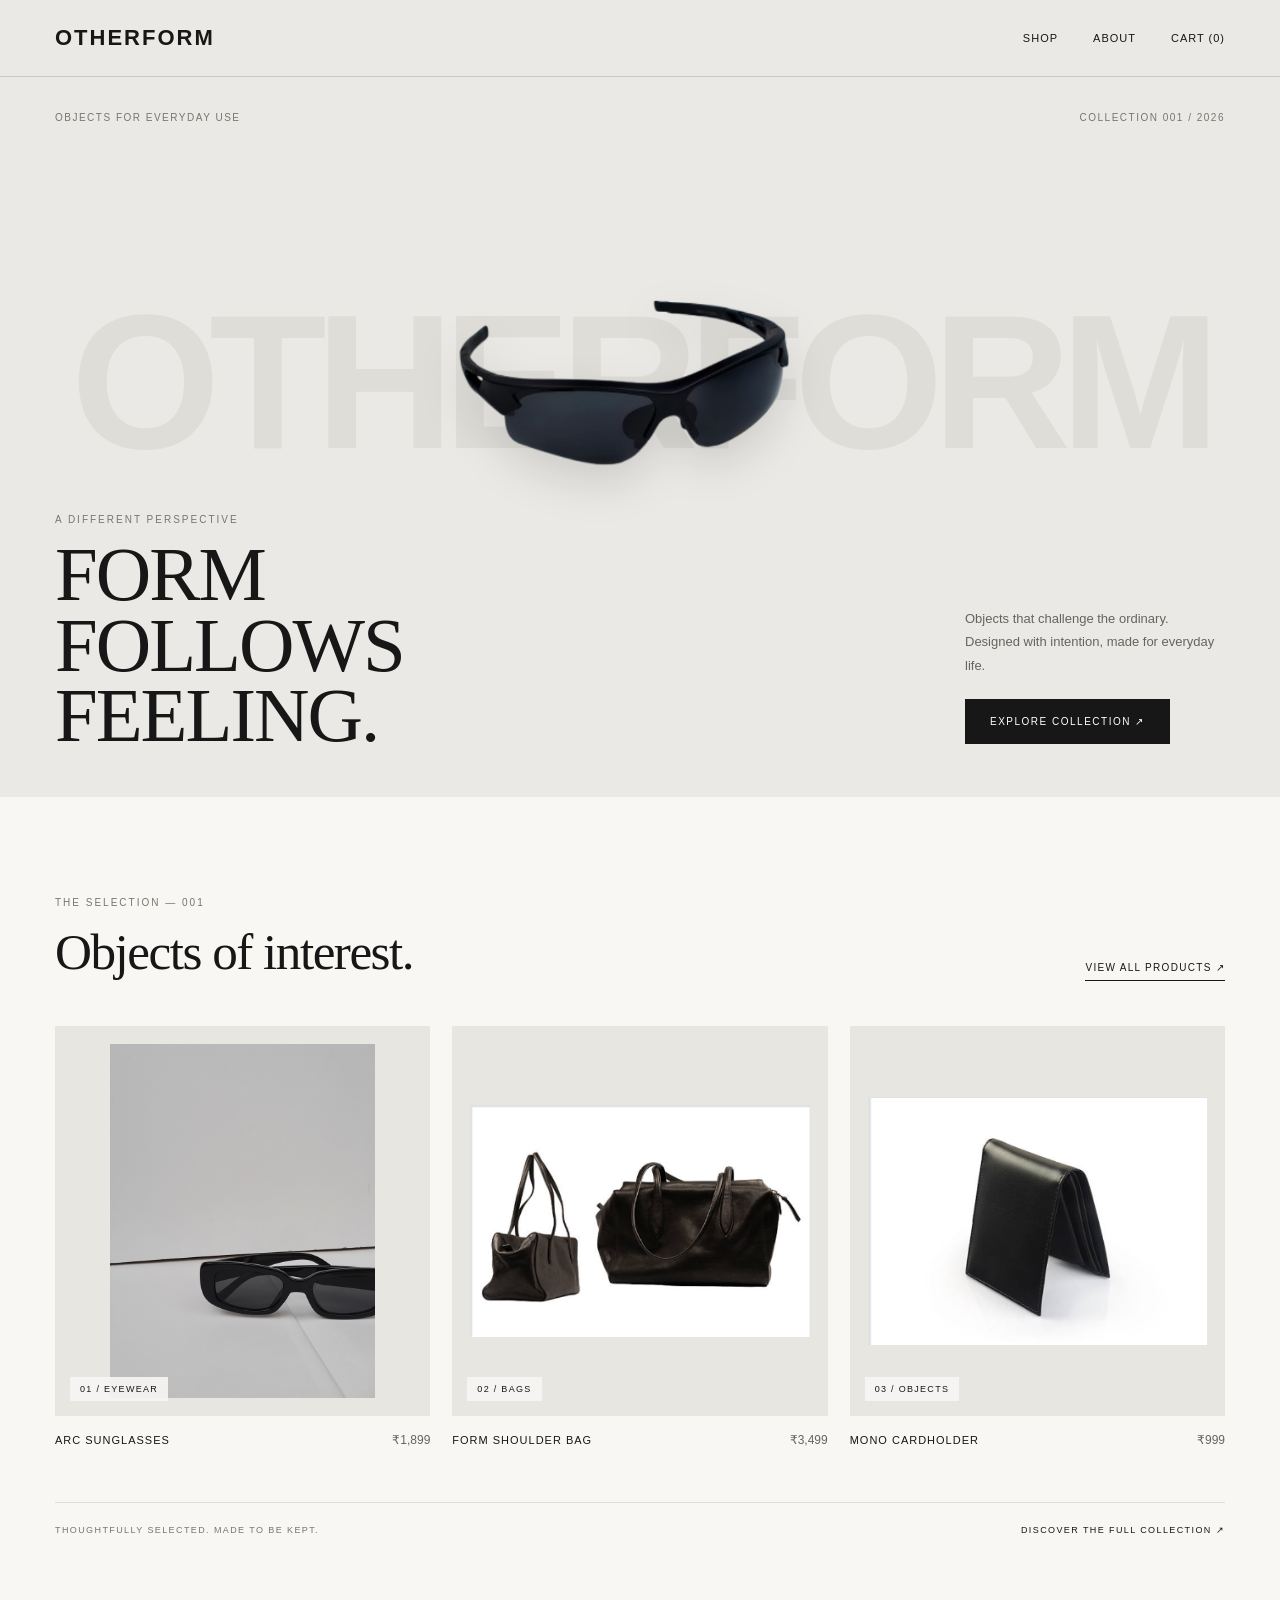
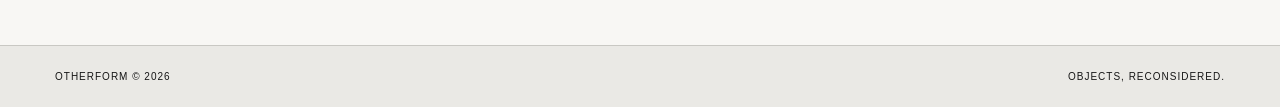
<file: index.html>
<!DOCTYPE html>
<html lang="en">

<head>
    <meta charset="UTF-8">
    <meta name="viewport" content="width=device-width, initial-scale=1.0">
    <title>OTHERFORM — Objects for Everyday Use</title>

    <link rel="stylesheet" href="css/style.css?v=2">
</head>

<body>

    <!-- Navigation -->
    <header>
        <nav class="navbar">

            <a href="index.html" class="logo">OTHERFORM</a>

            <div class="nav-links">
                <a href="shop.html">SHOP</a>
                <a href="#about">ABOUT</a>
                <a href="cart.html">CART (0)</a>
            </div>

        </nav>
    </header>


    <!-- Hero Section -->
    <main>

        
        <section class="hero">

            <div class="hero-background-text">
                OTHERFORM
            </div>

            <div class="hero-top-label">
             <span>OBJECTS FOR EVERYDAY USE</span>
                <span>COLLECTION 001 / 2026</span>
            </div>

         <div class="hero-product">
             <img src="assets/images/hero-sunglasses.png"
              alt="Sculptural sunglasses from OTHERFORM">
        </div>

         <div class="hero-bottom">

             <div>
                  <p class="hero-small-label">A DIFFERENT PERSPECTIVE</p>
                 <h1>FORM<br>FOLLOWS<br>FEELING.</h1>
              </div>

             <div class="hero-right">
                 <p>
                     Objects that challenge the ordinary.
                     Designed with intention, made for everyday life.
                 </p>

                 <a href="shop.html" class="shop-button">
                      EXPLORE COLLECTION ↗
                  </a>
                </div>

            </div>

        </section>


<!-- Collection Preview -->
        <section class="collection-preview">

         <div class="collection-heading">
          <div>
                 <p class="section-label">THE SELECTION — 001</p>
                <h2>Objects of interest.</h2>
            </div>

              <a href="shop.html" class="view-all">VIEW ALL PRODUCTS ↗</a>
         </div>

         
<div class="product-grid">

    <a href="product.html?item=arc" class="product-card">
        <div class="product-image">
            <img src="assets/images/sunglasses.jpg" alt="ARC black sunglasses">
            <span>01 / EYEWEAR</span>
        </div>
    
        <div class="product-info">
            <h3>ARC SUNGLASSES</h3>
            <p>₹1,899</p>
        </div>
    </a>

    <a href="product.html?item=form" class="product-card">
        <div class="product-image">
            <img src="assets/images/shoulder-bag.png" alt="FORM black shoulder bag">
            <span>02 / BAGS</span>
        </div>
        <div class="product-info">
            <h3>FORM SHOULDER BAG</h3>
            <p>₹3,499</p>
        </div>
    </a>

    <a href="product.html?item=mono" class="product-card">
        <div class="product-image">
            <img src="assets/images/cardholder.png" alt="MONO leather cardholder">
            <span>03 / OBJECTS</span>
        </div>
        <div class="product-info">
            <h3>MONO CARDHOLDER</h3>
            <p>₹999</p>
        </div>
    </a>

</div>


<div class="collection-footer">
    <p>THOUGHTFULLY SELECTED. MADE TO BE KEPT.</p>
    <a href="shop.html">DISCOVER THE FULL COLLECTION ↗</a>
</div>


     </section>


    </main>


    <!-- Footer -->
    <footer id="about">
        <p>OTHERFORM © 2026</p>
        <p>OBJECTS, RECONSIDERED.</p>
    </footer>

<script src="js/main.js"></script>

</body>

</html>
</file>
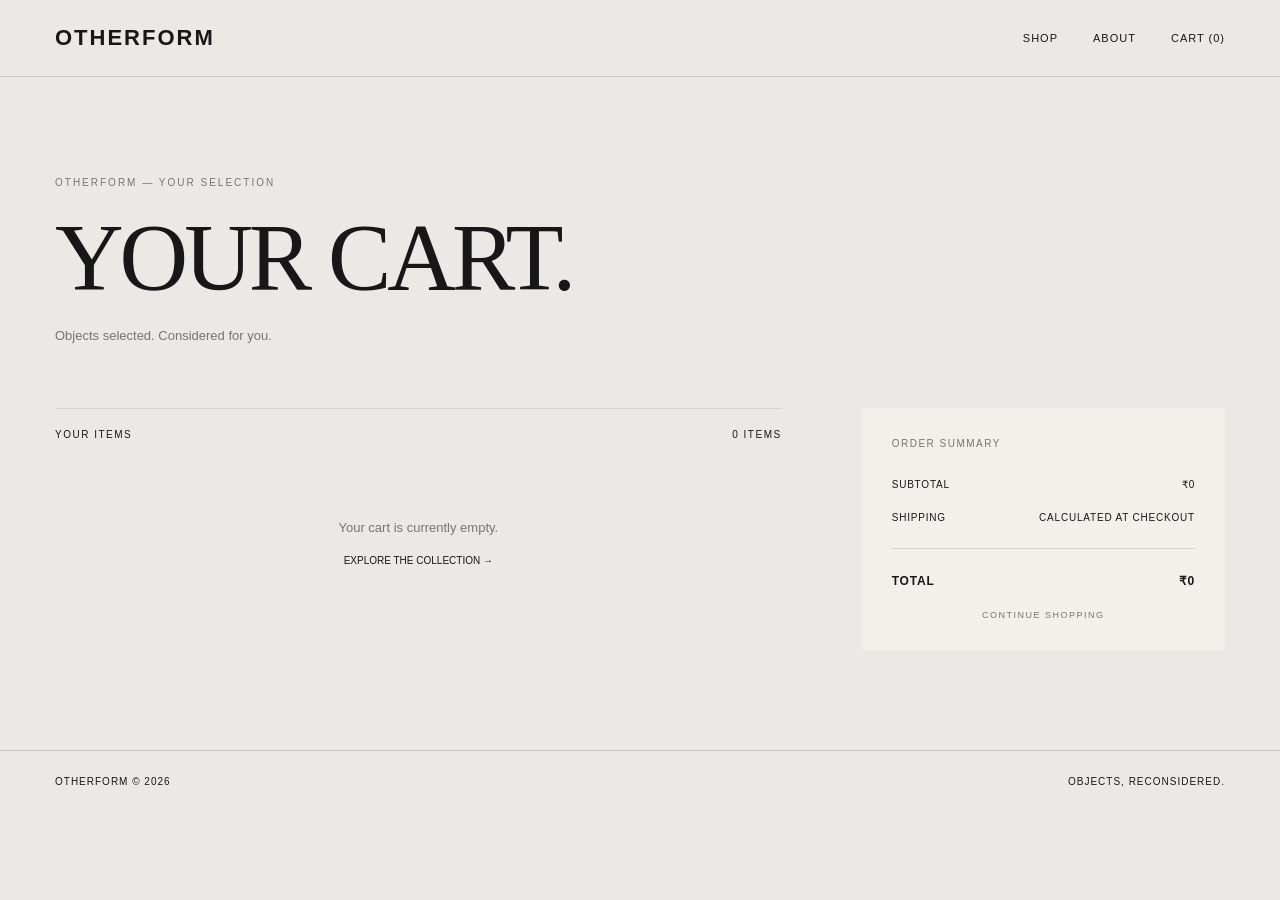
<file: cart.html>
<!DOCTYPE html>
<html lang="en">
<head>
    <meta charset="UTF-8">
    <meta name="viewport" content="width=device-width, initial-scale=1.0">
    <title>CART — OTHERFORM</title>
    <link rel="stylesheet" href="css/style.css?v=2">
</head>

<body>

    <header>
        <nav class="navbar">
            <a href="index.html" class="logo">OTHERFORM</a>

            <div class="nav-links">
                <a href="shop.html">SHOP</a>
                <a href="index.html#about">ABOUT</a>
                <a href="cart.html">CART (<span id="nav-cart-count">0</span>)</a>
            </div>
        </nav>
    </header>

    <main class="cart-page">

        <section class="cart-heading">
            <p class="section-label">OTHERFORM — YOUR SELECTION</p>
            <h1>YOUR CART.</h1>
            <p>Objects selected. Considered for you.</p>
        </section>

        <section class="cart-layout">

            <div class="cart-items-section">

                <div class="cart-toolbar">
                    <p>YOUR ITEMS</p>
                    <p id="cart-item-count">0 ITEMS</p>
                </div>

                <div id="cart-items"></div>

                <div id="empty-cart" style="display: none;">
                    <p>Your cart is currently empty.</p>
                    <a href="shop.html">EXPLORE THE COLLECTION →</a>
                </div>

            </div>

            <aside class="cart-summary">

                <p class="section-label">ORDER SUMMARY</p>

                <div class="summary-row">
                    <span>SUBTOTAL</span>
                    <span id="cart-subtotal">₹0</span>
                </div>

                <div class="summary-row">
                    <span>SHIPPING</span>
                    <span>CALCULATED AT CHECKOUT</span>
                </div>

                <div class="summary-divider"></div>

                <div class="summary-row summary-total">
                    <span>TOTAL</span>
                    <span id="cart-total">₹0</span>
                </div>

                <a href="checkout.html" class="checkout-button"
                   id="checkout-button">
                    PROCEED TO CHECKOUT
                </a>

                <a href="shop.html" class="continue-shopping">
                    CONTINUE SHOPPING
                </a>

            </aside>

        </section>

    </main>

    <footer>
        <p>OTHERFORM © 2026</p>
        <p>OBJECTS, RECONSIDERED.</p>
    </footer>

<script src="js/cart.js"></script>

</body>
</html>
</file>
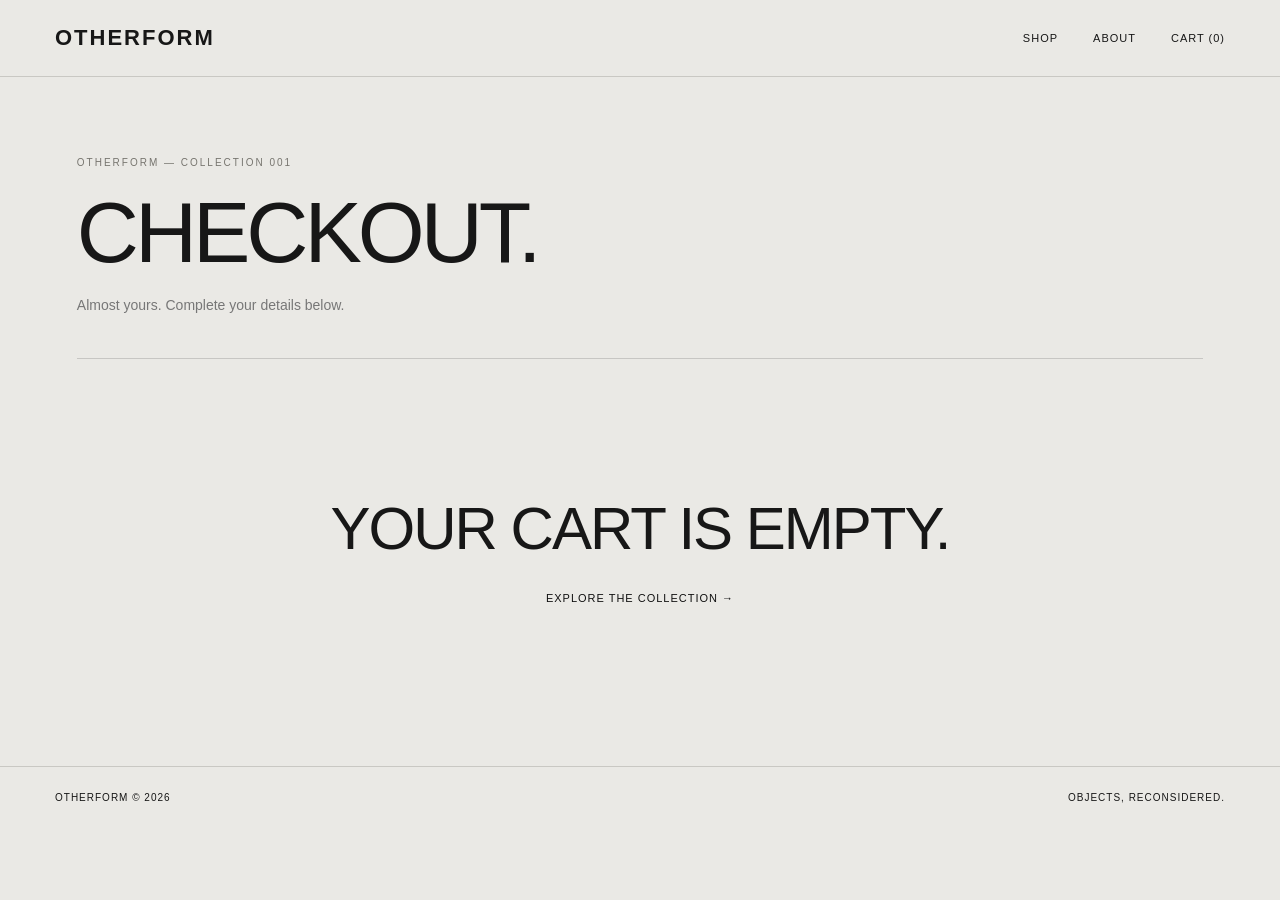
<file: checkout.html>
<!DOCTYPE html>
<html lang="en">

<head>
    <meta charset="UTF-8">
    <meta name="viewport" content="width=device-width, initial-scale=1.0">
    <title>CHECKOUT — OTHERFORM</title>
    <link rel="stylesheet" href="css/style.css?v=2">
</head>

<body>

    <header>
        <nav class="navbar">
            <a href="index.html" class="logo">OTHERFORM</a>

            <div class="nav-links">
                <a href="shop.html">SHOP</a>
                <a href="index.html#about">ABOUT</a>
                <a href="cart.html">CART (0)</a>
            </div>
        </nav>
    </header>

    <main class="checkout-page">

        <div class="checkout-heading">
            <p class="section-label">OTHERFORM — COLLECTION 001</p>
            <h1>CHECKOUT.</h1>
            <p>Almost yours. Complete your details below.</p>
        </div>

        <div class="checkout-layout">

            <!-- DELIVERY DETAILS -->

            <section class="checkout-form-section">

                <h2>01 / DELIVERY DETAILS</h2>

                <form id="checkout-form">

                    <div class="checkout-field">
                        <label for="full-name">FULL NAME</label>
                        <input type="text" id="full-name"
                               placeholder="Your name" required>
                    </div>

                    <div class="checkout-field">
                        <label for="email">EMAIL ADDRESS</label>
                        <input type="email" id="email"
                               placeholder="you@example.com" required>
                    </div>

                    <div class="checkout-field">
                        <label for="phone">PHONE NUMBER</label>
                        <input type="tel" id="phone"
                               placeholder="Your phone number" required>
                    </div>

                    <div class="checkout-field">
                        <label for="address">DELIVERY ADDRESS</label>
                        <textarea id="address"
                                  placeholder="House number, street, area"
                                  required></textarea>
                    </div>

                    <div class="checkout-row">

                        <div class="checkout-field">
                            <label for="city">CITY</label>
                            <input type="text" id="city"
                                   placeholder="City" required>
                        </div>

                        <div class="checkout-field">
                            <label for="pincode">PINCODE</label>
                            <input type="text" id="pincode"
                                   placeholder="6-digit pincode"
                                   pattern="[0-9]{6}" required>
                        </div>

                    </div>

                    <button type="submit" class="place-order-button">
                        PLACE ORDER →
                    </button>

                </form>

            </section>


            <!-- ORDER SUMMARY -->

            <section class="checkout-summary">

                <h2>02 / YOUR ORDER</h2>

                <div id="checkout-items"></div>

                <div class="checkout-total-row">
                    <span>SUBTOTAL</span>
                    <span id="checkout-subtotal">₹0</span>
                </div>

                <div class="checkout-total-row">
                    <span>SHIPPING</span>
                    <span>COMPLIMENTARY</span>
                </div>

                <div class="checkout-grand-total">
                    <span>TOTAL</span>
                    <span id="checkout-total">₹0</span>
                </div>

                <a href="cart.html" class="edit-cart-link">
                    ← EDIT YOUR CART
                </a>

            </section>

        </div>


        <!-- EMPTY CART MESSAGE -->

        <div id="checkout-empty" style="display: none;">
            <h2>YOUR CART IS EMPTY.</h2>
            <a href="shop.html">EXPLORE THE COLLECTION →</a>
        </div>


        <!-- ORDER CONFIRMATION -->

        <div id="order-confirmation" style="display: none;">

            <p class="section-label">OTHERFORM — ORDER CONFIRMED</p>

            <h1>CONSIDER IT YOURS.</h1>

            <p>
                Thank you for choosing OTHERFORM.
                Your order has been successfully placed.
            </p>

            <p id="order-customer"></p>

            <p id="order-number"></p>

            <a href="shop.html" class="shop-button">
                CONTINUE EXPLORING ↗
            </a>

        </div>

    </main>


    <footer>
        <p>OTHERFORM © 2026</p>
        <p>OBJECTS, RECONSIDERED.</p>
    </footer>

<script src="js/checkout.js"></script>

</body>
</html>
</file>
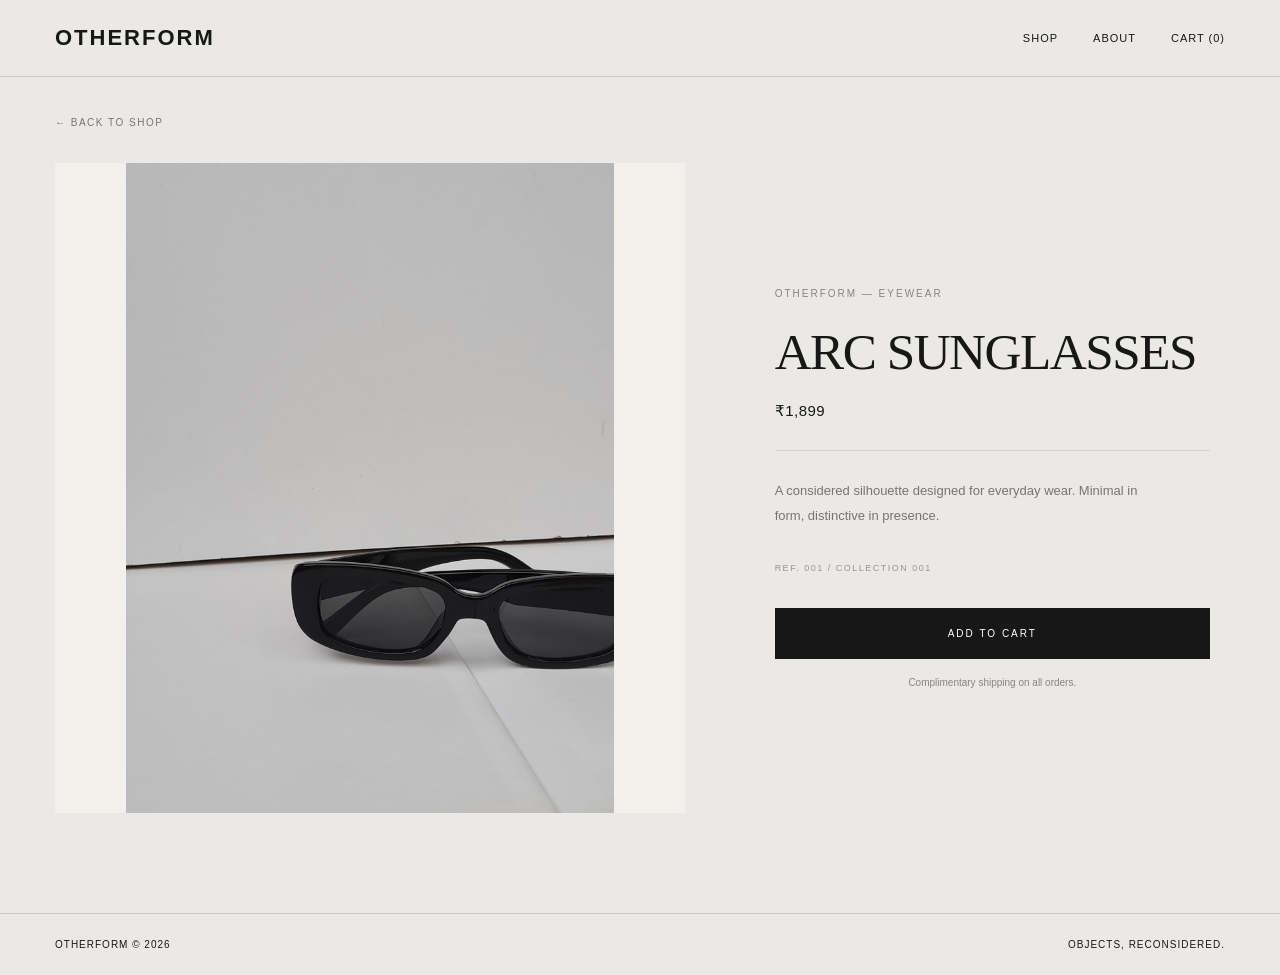
<file: product.html>
<!DOCTYPE html>
<html lang="en">
<head>
    <meta charset="UTF-8">
    <meta name="viewport" content="width=device-width, initial-scale=1.0">
    <title>PRODUCT — OTHERFORM</title>
    <link rel="stylesheet" href="css/style.css?v=2">
</head>

<body>

    <header>
        <nav class="navbar">
            <a href="index.html" class="logo">OTHERFORM</a>

            <div class="nav-links">
                <a href="shop.html">SHOP</a>
                <a href="index.html#about">ABOUT</a>
                <a href="cart.html">CART (0)</a>
            </div>
        </nav>
    </header>

    <main class="product-page">

        <a href="shop.html" class="back-link">← BACK TO SHOP</a>

        <section class="product-detail">

            <div class="product-detail-image">
                <img id="product-image"
                     src="assets/images/sunglasses.jpg"
                     alt="OTHERFORM product">
            </div>

            <div class="product-detail-info">

                <p class="section-label" id="product-category">
                    OTHERFORM — EYEWEAR
                </p>

                <h1 id="product-name">ARC SUNGLASSES</h1>

                <p class="detail-price" id="product-price">₹1,899</p>

                <div class="product-divider"></div>

                <p class="product-description" id="product-description">
                    A considered silhouette designed for everyday wear.
                    Minimal in form, distinctive in presence.
                </p>

                <p class="product-reference" id="product-reference">
                    REF. 001 / COLLECTION 001
                </p>

                <button class="add-to-cart" id="add-to-cart">
                         ADD TO CART
                </button>

                <p class="shipping-note">
                    Complimentary shipping on all orders.
                </p>

            </div>

        </section>

    </main>

    <footer>
        <p>OTHERFORM © 2026</p>
        <p>OBJECTS, RECONSIDERED.</p>
    </footer>

<script src="js/products.js"></script>
<script src="js/main.js"></script>

</body>
</html>
</file>
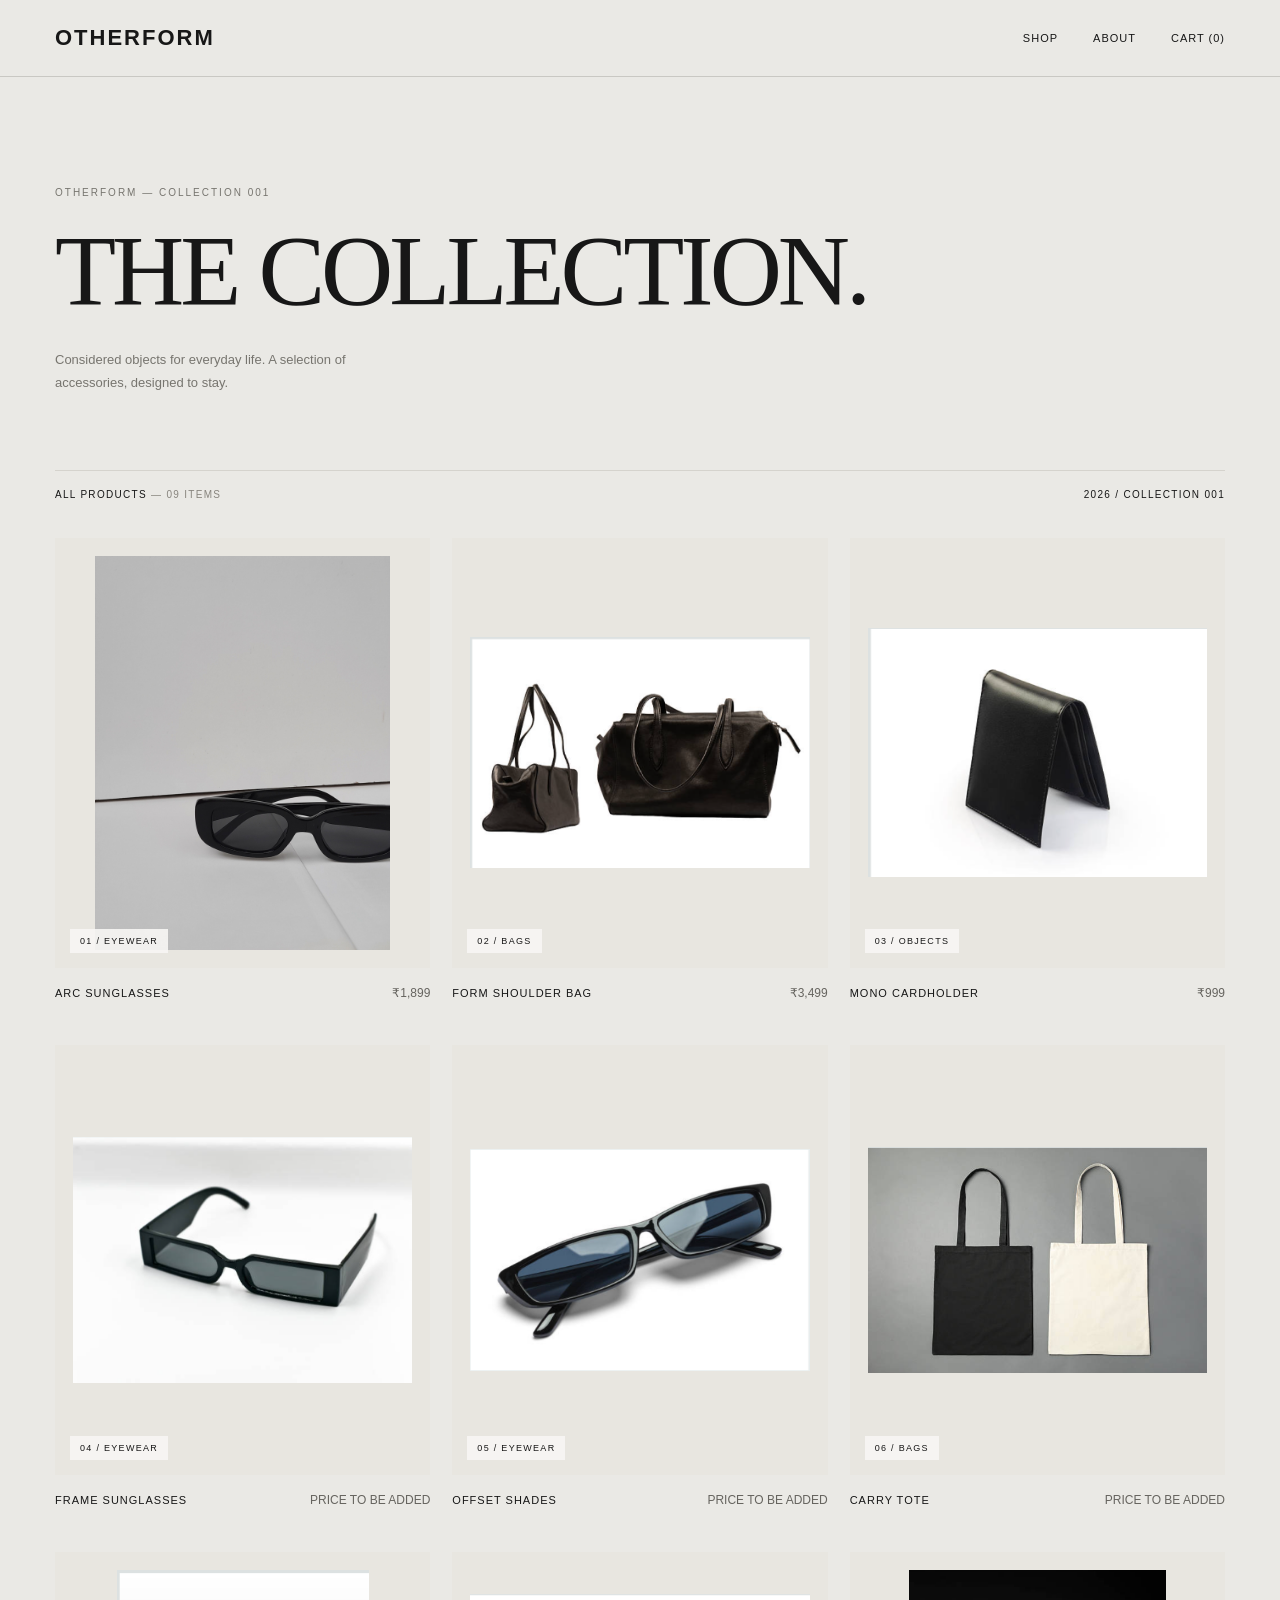
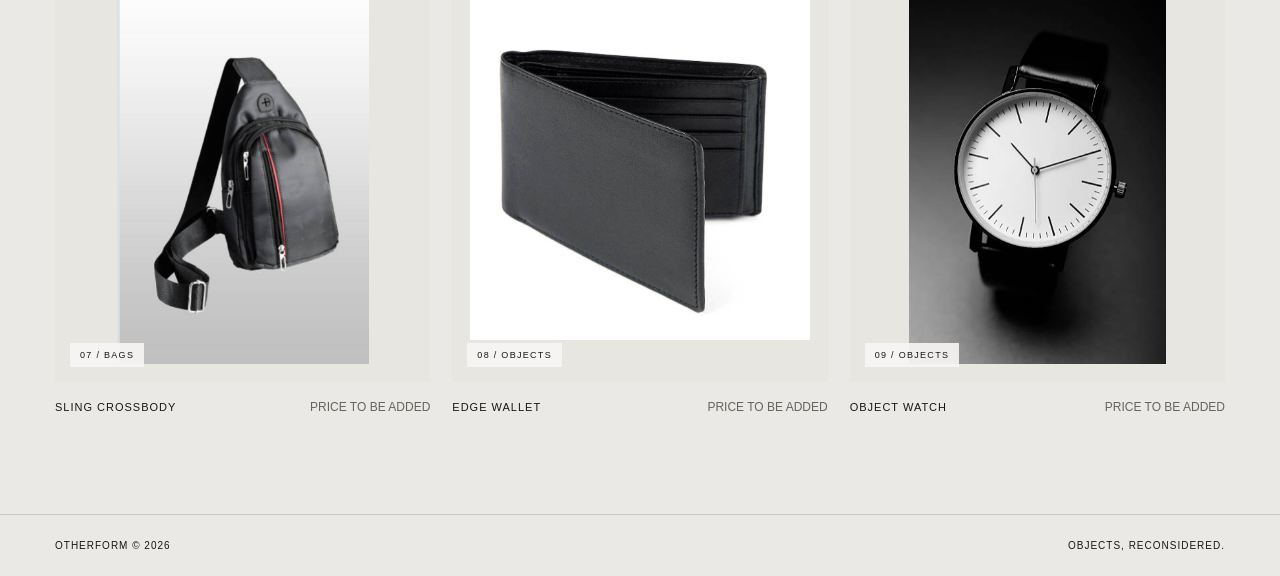
<file: shop.html>
<!DOCTYPE html>
<html lang="en">
<head>
    <meta charset="UTF-8">
    <meta name="viewport" content="width=device-width, initial-scale=1.0">
    <title>SHOP — OTHERFORM</title>
    <link rel="stylesheet" href="css/style.css?v=2">
</head>

<body>

    <header>
        <nav class="navbar">
            <a href="index.html" class="logo">OTHERFORM</a>

            <div class="nav-links">
                <a href="shop.html">SHOP</a>
                <a href="index.html#about">ABOUT</a>
                <a href="cart.html">CART (0)</a>
            </div>
        </nav>
    </header>

    <main class="shop-page">

        <section class="shop-heading">
            <p class="section-label">OTHERFORM — COLLECTION 001</p>
            <h1>THE COLLECTION.</h1>
            <p class="shop-description">
                Considered objects for everyday life.
                A selection of accessories, designed to stay.
            </p>
        </section>

        <section class="shop-catalogue">

            <div class="shop-toolbar">
                <p>ALL PRODUCTS <span>— 09 ITEMS</span></p>
                <p>2026 / COLLECTION 001</p>
            </div>

            <div class="product-grid">

                <div class="product-card">
                    <a href="product.html?item=arc" class="shop-product-link">
                        <div class="product-image">
                            <img src="assets/images/sunglasses.jpg"
                                 alt="ARC black sunglasses">
                            <span>01 / EYEWEAR</span>
                        </div>
                    </a>
                    <div class="product-info">
                        <h3>ARC SUNGLASSES</h3>
                        <p>₹1,899</p>
                    </div>
                </div>

                <div class="product-card">
                    <a href="product.html?item=form" class="shop-product-link">
                        <div class="product-image">
                            <img src="assets/images/shoulder-bag.png"
                                 alt="FORM black shoulder bag">
                            <span>02 / BAGS</span>
                        </div>
                    </a>
                    <div class="product-info">
                        <h3>FORM SHOULDER BAG</h3>
                        <p>₹3,499</p>
                    </div>
                </div>

                <div class="product-card">
                    <a href="product.html?item=mono" class="shop-product-link">
                        <div class="product-image">
                            <img src="assets/images/cardholder.png"
                                 alt="MONO leather cardholder">
                            <span>03 / OBJECTS</span>
                        </div>
                    </a>
                    <div class="product-info">
                        <h3>MONO CARDHOLDER</h3>
                        <p>₹999</p>
                    </div>
                </div>


<!-- PRODUCT 04 -->
<div class="product-card">
    <a href="product.html?item=frame" class="shop-product-link">
        <div class="product-image">
            <img src="assets/images/frame.png" alt="FRAME sunglasses">
            <span>04 / EYEWEAR</span>
        </div>
    </a>
    <div class="product-info">
        <h3>FRAME SUNGLASSES</h3>
        <p>PRICE TO BE ADDED</p>
    </div>
</div>

<!-- PRODUCT 05 -->
<div class="product-card">
    <a href="product.html?item=offset" class="shop-product-link">
        <div class="product-image">
            <img src="assets/images/offset.png" alt="OFFSET shades">
            <span>05 / EYEWEAR</span>
        </div>
    </a>
    <div class="product-info">
        <h3>OFFSET SHADES</h3>
        <p>PRICE TO BE ADDED</p>
    </div>
</div>

<!-- PRODUCT 06 -->
<div class="product-card">
    <a href="product.html?item=carry" class="shop-product-link">
        <div class="product-image">
            <img src="assets/images/carry.png" alt="CARRY tote">
            <span>06 / BAGS</span>
        </div>
    </a>
    <div class="product-info">
        <h3>CARRY TOTE</h3>
        <p>PRICE TO BE ADDED</p>
    </div>
</div>

<!-- PRODUCT 07 -->
<div class="product-card">
    <a href="product.html?item=sling" class="shop-product-link">
        <div class="product-image">
            <img src="assets/images/sling.png" alt="SLING crossbody bag">
            <span>07 / BAGS</span>
        </div>
    </a>
    <div class="product-info">
        <h3>SLING CROSSBODY</h3>
        <p>PRICE TO BE ADDED</p>
    </div>
</div>

<!-- PRODUCT 08 -->
<div class="product-card">
    <a href="product.html?item=edge" class="shop-product-link">
        <div class="product-image">
            <img src="assets/images/edge.png" alt="EDGE wallet">
            <span>08 / OBJECTS</span>
        </div>
    </a>
    <div class="product-info">
        <h3>EDGE WALLET</h3>
        <p>PRICE TO BE ADDED</p>
    </div>
</div>

<!-- PRODUCT 09 -->
<div class="product-card">
    <a href="product.html?item=object" class="shop-product-link">
        <div class="product-image">
            <img src="assets/images/object.png" alt="OBJECT watch">
            <span>09 / OBJECTS</span>
        </div>
    </a>
    <div class="product-info">
        <h3>OBJECT WATCH</h3>
        <p>PRICE TO BE ADDED</p>
    </div>
</div>


            </div>

        </section>

    </main>

    <footer>
        <p>OTHERFORM © 2026</p>
        <p>OBJECTS, RECONSIDERED.</p>
    </footer>
<script src="js/main.js"></script>
</body>
</html>
</file>
<file: css/style.css>
/* BASIC PAGE SETTINGS */

* {
    margin: 0;
    padding: 0;
    box-sizing: border-box;
}

body {
    background-color: #eae9e5;
    color: #171717;
    font-family: Arial, sans-serif;
}


/* NAVIGATION BAR */

.navbar {
    display: flex;
    justify-content: space-between;
    align-items: center;
    padding: 25px 55px;
    border-bottom: 1px solid #c9c8c3;
}

.logo {
    color: #171717;
    text-decoration: none;
    font-size: 22px;
    font-weight: bold;
    letter-spacing: 2px;
}

.nav-links {
    display: flex;
    gap: 35px;
}

.nav-links a {
    color: #171717;
    text-decoration: none;
    font-size: 11px;
    letter-spacing: 1px;
}


/* EDITORIAL HERO */

.hero {
    min-height: 720px;
    padding: 35px 55px 45px;
    position: relative;
    overflow: hidden;
    display: flex;
    flex-direction: column;
    justify-content: space-between;
}

.hero-top-label {
    display: flex;
    justify-content: space-between;
    position: relative;
    z-index: 3;
    font-size: 10px;
    letter-spacing: 1.5px;
    color: #77756f;
}


.hero-background-text {
    position: absolute;
    top: 27%;
    left: 50%;
    transform: translateX(-50%);
    font-size: clamp(85px, 15vw, 210px);
    font-weight: 700;
    letter-spacing: -11px;
    white-space: nowrap;
    color: #deddd8;
    z-index: 0;
    user-select: none;
}



.hero-product {
    position: absolute;
    top: 12%;
    left: 50%;
    transform: translateX(-50%);
    width: 52%;
    height: 66%;
    display: flex;
    align-items: center;
    justify-content: center;
    z-index: 1;
}

.hero-product img {
    width: 100%;
    height: 100%;
    object-fit: contain;
    filter: drop-shadow(0 18px 22px rgba(0, 0, 0, 0.12));
}


.hero-bottom {
    display: flex;
    justify-content: space-between;
    align-items: flex-end;
    position: relative;
    z-index: 2;
    width: 100%;
}

.hero-small-label {
    font-size: 10px;
    letter-spacing: 2px;
    color: #77756f;
    margin-bottom: 15px;
}

.hero h1 {
    font-family: Georgia, "Times New Roman", serif;
    font-size: clamp(48px, 6vw, 78px);
    font-weight: normal;
    line-height: 0.92;
    letter-spacing: -2px;
    color: #171717;
    margin: 12px 0 0;
}

.hero-right {
    max-width: 260px;
    margin-bottom: 8px;
}

.hero-right p {
    font-size: 13px;
    line-height: 1.8;
    color: #66645f;
    margin-bottom: 22px;
}

.shop-button {
    display: inline-block;
    background: #171717;
    color: #ffffff;
    padding: 17px 25px;
    text-decoration: none;
    font-size: 10px;
    letter-spacing: 1.5px;
    transition: background 0.3s ease;
}

.shop-button:hover {
    background: #55534e;
}


/* FOOTER */

footer {
    border-top: 1px solid #c9c8c3;
    padding: 25px 55px;
    display: flex;
    justify-content: space-between;
    font-size: 10px;
    letter-spacing: 1px;
}


/* MOBILE RESPONSIVENESS */

@media (max-width: 700px) {

    .navbar {
        padding: 20px;
    }

    .nav-links {
        gap: 14px;
    }

    .hero {
        min-height: 720px;
        padding: 25px 20px 35px;
    }

    .hero-background-text {
        top: 24%;
        letter-spacing: -5px;
        font-size: clamp(65px, 18vw, 130px);
    }

    .hero-product {
        top: 15%;
        width: 85%;
        max-width: 340px;
        height: auto;
        aspect-ratio: 3 / 2;
    }

    .hero-bottom {
        gap: 25px;
        align-items: flex-start;
        flex-direction: column;
    }

    .hero h1 {
        font-size: 48px;
    }

    .hero-right {
        max-width: 280px;
    }

    footer {
        padding: 20px;
    }
}
.hero-bottom {
    border-top: none;
    padding-top: 25px;
}

.hero-small-label {
    font-size: 10px;
    letter-spacing: 2px;
    color: #77756f;
    margin-bottom: 15px;
    text-transform: uppercase;
}

.hero-right p {
    font-size: 13px;
    line-height: 1.8;
    color: #66645f;
    margin-bottom: 22px;
}


/* COLLECTION PREVIEW */

.collection-preview {
    padding: 100px 55px 110px;
    background-color: #f8f7f4;
}

.collection-heading {
    display: flex;
    justify-content: space-between;
    align-items: flex-end;
    margin-bottom: 45px;
}

.section-label {
    font-size: 10px;
    letter-spacing: 2px;
    color: #77756f;
    margin-bottom: 14px;
}

.collection-heading h2 {
    font-family: Georgia, "Times New Roman", serif;
    font-size: clamp(35px, 4vw, 52px);
    font-weight: normal;
    letter-spacing: -1.5px;
    margin: 0;
}

.view-all {
    color: #171717;
    font-size: 10px;
    letter-spacing: 1.3px;
    text-decoration: none;
    border-bottom: 1px solid #171717;
    padding-bottom: 7px;
}

.product-grid {
    display: grid;
    grid-template-columns: repeat(3, 1fr);
    gap: 22px;
}

.product-card {
    min-width: 0;
}

.product-image {
    height: 390px;
    position: relative;
    display: flex;
    align-items: flex-end;
    padding: 17px;
    overflow: hidden;
    background-color: #e8e6e0;
}

.product-image span {
    font-size: 9px;
    letter-spacing: 1.5px;
    color: #77756f;
}

.product-image-one {
    background: #e8e6e0;
}

.product-image-two {
    background: #e3e1db;
}

.product-image-three {
    background: #eae9e4;
}

.product-info {
    display: flex;
    justify-content: space-between;
    align-items: center;
    padding-top: 17px;
}

.product-info h3 {
    font-size: 11px;
    font-weight: normal;
    letter-spacing: 1px;
    margin: 0;
}

.product-info p {
    font-size: 12px;
    color: #66645f;
    margin: 0;
}

/* COLLECTION RESPONSIVENESS */

@media (max-width: 700px) {
    .collection-preview {
        padding: 70px 20px;
    }

    .collection-heading {
        align-items: flex-start;
        gap: 20px;
        flex-direction: column;
    }

    .product-grid {
        grid-template-columns: 1fr;
        gap: 35px;
    }

    .product-image {
        width: 100%;
        height: auto;
        aspect-ratio: 1 / 1;
        display: flex;
        align-items: center;
        justify-content: center;
    }

    .product-image img,
    .shop-page .product-image img {
        width: 100%;
        height: 100%;
        object-fit: contain;
        object-position: center;
        padding: 16px;
    }
}


.product-image {
    height: 390px;
    position: relative;
    overflow: hidden;
    padding: 0;
    background-color: #e8e6e0;
}

.product-image img {
    width: 100%;
    height: 100%;
    object-fit: contain;
    object-position: center;
    padding: 18px;
    display: block;
    transition: transform 0.5s ease;
}

.product-card:hover .product-image img {
    transform: scale(1.04);
}

.product-image span {
    position: absolute;
    bottom: 15px;
    left: 15px;
    background: rgba(248, 247, 244, 0.9);
    padding: 7px 10px;
    font-size: 9px;
    letter-spacing: 1.3px;
    color: #171717;
    z-index: 2;
}


.collection-footer {
    display: flex;
    justify-content: space-between;
    align-items: center;
    border-top: 1px solid #deddd8;
    margin-top: 55px;
    padding-top: 22px;
}

.collection-footer p,
.collection-footer a {
    font-size: 9px;
    letter-spacing: 1.4px;
    color: #77756f;
}

.collection-footer a {
    color: #171717;
    text-decoration: none;
}

.collection-footer a:hover {
    opacity: 0.55;
}

@media (max-width: 700px) {
    .collection-footer {
        flex-direction: column;
        align-items: flex-start;
        gap: 12px;
    }
}


/* SHOP PAGE */

.shop-page {
    padding: 75px 55px 100px;
}

.shop-heading {
    padding: 35px 0 75px;
}

.shop-heading h1 {
    font-family: Georgia, "Times New Roman", serif;
    font-size: clamp(55px, 8vw, 100px);
    font-weight: normal;
    letter-spacing: -4px;
    margin: 15px 0 20px;
}

.shop-description {
    max-width: 360px;
    font-size: 13px;
    line-height: 1.8;
    color: #77756f;
}

.shop-toolbar {
    display: flex;
    justify-content: space-between;
    border-top: 1px solid #d5d3cd;
    padding: 18px 0;
    margin-bottom: 20px;
}

.shop-toolbar p {
    font-size: 10px;
    letter-spacing: 1.3px;
}

.shop-toolbar span {
    color: #88857e;
}

.shop-product-link {
    display: block;
    color: inherit;
    text-decoration: none;
}

.shop-page .product-grid {
    row-gap: 45px;
}

.shop-page .product-image {
    height: 430px;
}

.shop-page .product-info {
    padding-top: 18px;
}

.shop-page .product-card:hover .product-image img {
    transform: scale(1.04);
}

/* SHOP PAGE MOBILE */

@media (max-width: 700px) {
    .shop-page {
        padding: 45px 20px 70px;
    }

    .shop-heading {
        padding: 25px 0 50px;
    }

    .shop-heading h1 {
        letter-spacing: -2px;
    }

    .shop-toolbar p {
        font-size: 8px;
    }

    .shop-page .product-image {
        width: 100%;
        height: auto;
        aspect-ratio: 1 / 1;
    }
}


/* PRODUCT DETAIL IMAGE FIX */

.product-detail-image {
    width: 100%;
    height: 650px;
    background-color: #f1f0eb;
    overflow: hidden;
}

.product-detail-image img {
    width: 100%;
    height: 100%;
    object-fit: contain;
    object-position: center;
    display: block;
}


/* =================================
   PRODUCT DETAIL PAGE
================================= */

.product-page {
    padding: 35px 55px 100px;
}

.back-link {
    display: inline-block;
    font-size: 10px;
    letter-spacing: 1.5px;
    color: #77756f;
    text-decoration: none;
    margin-bottom: 35px;
    transition: color 0.3s ease;
}

.back-link:hover {
    color: #171717;
}

.product-detail {
    display: grid;
    grid-template-columns: 1.15fr 0.85fr;
    gap: 75px;
    align-items: center;
}

/* PRODUCT IMAGE */

.product-detail-image {
    width: 100%;
    height: 650px;
    background-color: #f1f0eb;
    overflow: hidden;
}

.product-detail-image img {
    width: 100%;
    height: 100%;
    object-fit: contain;
    object-position: center;
    display: block;
}

/* PRODUCT INFORMATION */

.product-detail-info {
    padding: 20px 15px;
}

.product-detail-info .section-label {
    font-size: 10px;
    letter-spacing: 2px;
    color: #88857e;
    margin-bottom: 25px;
}

.product-detail-info h1 {
    font-family: Georgia, "Times New Roman", serif;
    font-size: clamp(35px, 4vw, 55px);
    font-weight: normal;
    letter-spacing: -1.5px;
    line-height: 1.1;
    margin-bottom: 22px;
}

.detail-price {
    font-size: 15px;
    letter-spacing: 0.5px;
    margin-bottom: 30px;
}

.product-divider {
    width: 100%;
    height: 1px;
    background-color: #d5d3cd;
    margin-bottom: 28px;
}

.product-description {
    max-width: 370px;
    font-size: 13px;
    line-height: 1.9;
    color: #77756f;
    margin-bottom: 35px;
}

.product-reference {
    font-size: 9px;
    letter-spacing: 1.5px;
    color: #99958d;
    margin-bottom: 35px;
}

/* ADD TO CART BUTTON */

.add-to-cart {
    width: 100%;
    padding: 19px 20px;
    background-color: #171717;
    color: #ffffff;
    border: 1px solid #171717;
    font-family: inherit;
    font-size: 10px;
    letter-spacing: 2px;
    cursor: pointer;
    transition: all 0.3s ease;
}

.add-to-cart:hover {
    background-color: transparent;
    color: #171717;
}

.shipping-note {
    text-align: center;
    font-size: 10px;
    color: #88857e;
    margin-top: 18px;
}

/* PRODUCT PAGE MOBILE */

@media (max-width: 800px) {

    .product-page {
        padding: 30px 20px 70px;
    }

    .product-detail {
        grid-template-columns: 1fr;
        gap: 35px;
    }

    .product-detail-image {
        width: 100%;
        height: auto;
        aspect-ratio: 1 / 1;
    }

    .product-detail-info {
        padding: 10px 0;
    }

    .product-detail-info h1 {
        font-size: 42px;
    }

}


/* =================================
   OTHERFORM CART PAGE
================================= */

.cart-page {
    padding: 75px 55px 100px;
}

.cart-heading {
    padding: 25px 0 65px;
}

.cart-heading h1 {
    font-family: Georgia, "Times New Roman", serif;
    font-size: clamp(55px, 8vw, 95px);
    font-weight: normal;
    letter-spacing: -4px;
    margin: 15px 0;
}

.cart-heading > p:last-child {
    font-size: 13px;
    color: #77756f;
}

.cart-layout {
    display: grid;
    grid-template-columns: 1.6fr 0.8fr;
    gap: 80px;
    align-items: start;
}

.cart-toolbar {
    display: flex;
    justify-content: space-between;
    border-top: 1px solid #d5d3cd;
    padding: 20px 0;
    font-size: 10px;
    letter-spacing: 1.5px;
}

.cart-item {
    display: flex;
    gap: 25px;
    padding: 25px 0;
    border-top: 1px solid #e2e0da;
    align-items: flex-start;
}

.cart-item img {
    width: 145px;
    height: 160px;
    object-fit: contain;
    background: #f1f0eb;
}

.cart-item-info {
    flex: 1;
}

.cart-item-info h3 {
    font-size: 12px;
    letter-spacing: 1px;
    font-weight: normal;
    margin: 5px 0 12px;
}

.cart-item-info > p {
    font-size: 13px;
    margin-bottom: 18px;
}

.quantity-controls {
    display: flex;
    align-items: center;
    gap: 18px;
    margin-bottom: 15px;
}

.quantity-controls button {
    border: none;
    background: none;
    cursor: pointer;
    font-size: 18px;
}

.quantity-controls span {
    font-size: 12px;
}

.remove-item {
    background: none;
    border: none;
    font-size: 9px;
    letter-spacing: 1.5px;
    color: #88857e;
    cursor: pointer;
    text-decoration: underline;
}

.cart-item-total {
    font-size: 12px;
    white-space: nowrap;
}

.cart-summary {
    background: #f1f0eb;
    padding: 30px;
}

.cart-summary .section-label {
    font-size: 10px;
    letter-spacing: 1.5px;
    margin-bottom: 30px;
}

.summary-row {
    display: flex;
    justify-content: space-between;
    gap: 15px;
    font-size: 10px;
    letter-spacing: 0.8px;
    margin-bottom: 22px;
}

.summary-divider {
    height: 1px;
    background: #d5d3cd;
    margin: 25px 0;
}

.summary-total {
    font-size: 12px;
    font-weight: bold;
}

.checkout-button {
    display: block;
    text-align: center;
    background: #171717;
    color: white;
    text-decoration: none;
    padding: 18px 10px;
    font-size: 9px;
    letter-spacing: 1.5px;
    margin-top: 30px;
    transition: 0.3s;
}

.checkout-button:hover {
    background: #444;
}

.continue-shopping {
    display: block;
    text-align: center;
    color: #77756f;
    font-size: 9px;
    letter-spacing: 1.5px;
    margin-top: 22px;
    text-decoration: none;
}

#empty-cart {
    padding: 60px 0;
    text-align: center;
    font-size: 13px;
    color: #77756f;
}

#empty-cart a {
    display: inline-block;
    margin-top: 20px;
    color: #171717;
    font-size: 10px;
    text-decoration: none;
}

/* CART MOBILE */

@media (max-width: 800px) {

    .cart-page {
        padding: 45px 20px 70px;
    }

    .cart-heading {
        padding-bottom: 45px;
    }

    .cart-heading h1 {
        letter-spacing: -2px;
    }

    .cart-layout {
        grid-template-columns: 1fr;
        gap: 45px;
    }

    .cart-item {
        gap: 15px;
    }

    .cart-item img {
        width: 100px;
        height: auto;
        aspect-ratio: 1 / 1;
    }

    .cart-item-total {
        font-size: 10px;
    }

}

.product-card {
    display: block;
    color: inherit;
    text-decoration: none;
    cursor: pointer;
}


/* ============================= */
/* CHECKOUT PAGE */
/* ============================= */

.checkout-page {
    max-width: 1400px;
    margin: 0 auto;
    padding: 80px 6%;
    min-height: 70vh;
}

.checkout-heading {
    padding-bottom: 45px;
    border-bottom: 1px solid rgba(0, 0, 0, 0.15);
    margin-bottom: 55px;
}

.checkout-heading h1 {
    font-size: clamp(42px, 7vw, 86px);
    font-weight: 500;
    letter-spacing: -4px;
    margin: 15px 0;
}

.checkout-heading > p:last-child {
    color: #777;
    font-size: 14px;
}

.checkout-layout {
    display: grid;
    grid-template-columns: 1.4fr 0.8fr;
    gap: 100px;
    align-items: start;
}

.checkout-form-section h2,
.checkout-summary h2 {
    font-size: 13px;
    font-weight: 500;
    letter-spacing: 1.5px;
    padding-bottom: 22px;
    border-bottom: 1px solid #d8d8d8;
    margin-bottom: 30px;
}

.checkout-field {
    display: flex;
    flex-direction: column;
    gap: 10px;
    margin-bottom: 25px;
}

.checkout-field label {
    font-size: 10px;
    letter-spacing: 1.3px;
    color: #666;
}

.checkout-field input,
.checkout-field textarea {
    width: 100%;
    padding: 15px 2px;
    border: none;
    border-bottom: 1px solid #cfcfcf;
    background: transparent;
    font-family: inherit;
    font-size: 14px;
    outline: none;
    border-radius: 0;
}

.checkout-field textarea {
    min-height: 90px;
    resize: vertical;
}

.checkout-field input:focus,
.checkout-field textarea:focus {
    border-bottom-color: #111;
}

.checkout-row {
    display: grid;
    grid-template-columns: 1fr 1fr;
    gap: 25px;
}

.place-order-button {
    width: 100%;
    padding: 20px;
    margin-top: 20px;
    background: #111;
    color: white;
    border: 1px solid #111;
    font-family: inherit;
    font-size: 11px;
    letter-spacing: 1.5px;
    cursor: pointer;
    transition: 0.3s ease;
}

.place-order-button:hover {
    background: transparent;
    color: #111;
}

/* ORDER SUMMARY */

.checkout-summary {
    background: #f5f4f1;
    padding: 30px;
}

.checkout-item {
    display: flex;
    align-items: center;
    gap: 15px;
    padding: 18px 0;
    border-bottom: 1px solid #deddd9;
}

.checkout-item img {
    width: 75px;
    height: 85px;
    object-fit: contain;
    background: #ebeae6;
}

.checkout-item-info {
    flex: 1;
}

.checkout-item-info h3 {
    font-size: 11px;
    font-weight: 500;
    letter-spacing: 0.5px;
    margin-bottom: 8px;
}

.checkout-item-info p {
    font-size: 10px;
    color: #777;
    letter-spacing: 0.5px;
}

.checkout-item > span {
    font-size: 12px;
    white-space: nowrap;
}

.checkout-total-row,
.checkout-grand-total {
    display: flex;
    justify-content: space-between;
    gap: 12px;
    font-size: 11px;
    letter-spacing: 0.5px;
    padding: 16px 0;
}

.checkout-grand-total {
    border-top: 1px solid #ccc;
    margin-top: 5px;
    padding-top: 22px;
    font-size: 14px;
    font-weight: 600;
}

.edit-cart-link {
    display: inline-block;
    margin-top: 20px;
    color: #555;
    font-size: 10px;
    letter-spacing: 1px;
    text-decoration: none;
}

.edit-cart-link:hover {
    color: #000;
}

/* EMPTY CART AND CONFIRMATION */

#checkout-empty,
#order-confirmation {
    padding: 80px 0;
    text-align: center;
}

#checkout-empty h2,
#order-confirmation h1 {
    font-size: clamp(30px, 5vw, 60px);
    font-weight: 500;
    letter-spacing: -2px;
    margin-bottom: 25px;
}

#checkout-empty a {
    color: #111;
    font-size: 11px;
    letter-spacing: 1px;
    text-decoration: none;
}

#order-confirmation > p:not(.section-label) {
    color: #666;
    font-size: 13px;
    margin: 15px 0;
}

#order-confirmation .shop-button {
    display: inline-block;
    margin-top: 30px;
}

/* MOBILE CHECKOUT */

@media (max-width: 800px) {

    .checkout-page {
        padding: 55px 6%;
    }

    .checkout-heading h1 {
        letter-spacing: -2px;
    }

    .checkout-layout {
        grid-template-columns: 1fr;
        gap: 55px;
    }

    .checkout-summary {
        padding: 22px;
    }

}

@media (max-width: 480px) {

    .checkout-row {
        grid-template-columns: 1fr;
        gap: 0;
    }

    .checkout-item img {
        width: 65px;
        height: auto;
        aspect-ratio: 1 / 1;
    }

}
</file>
